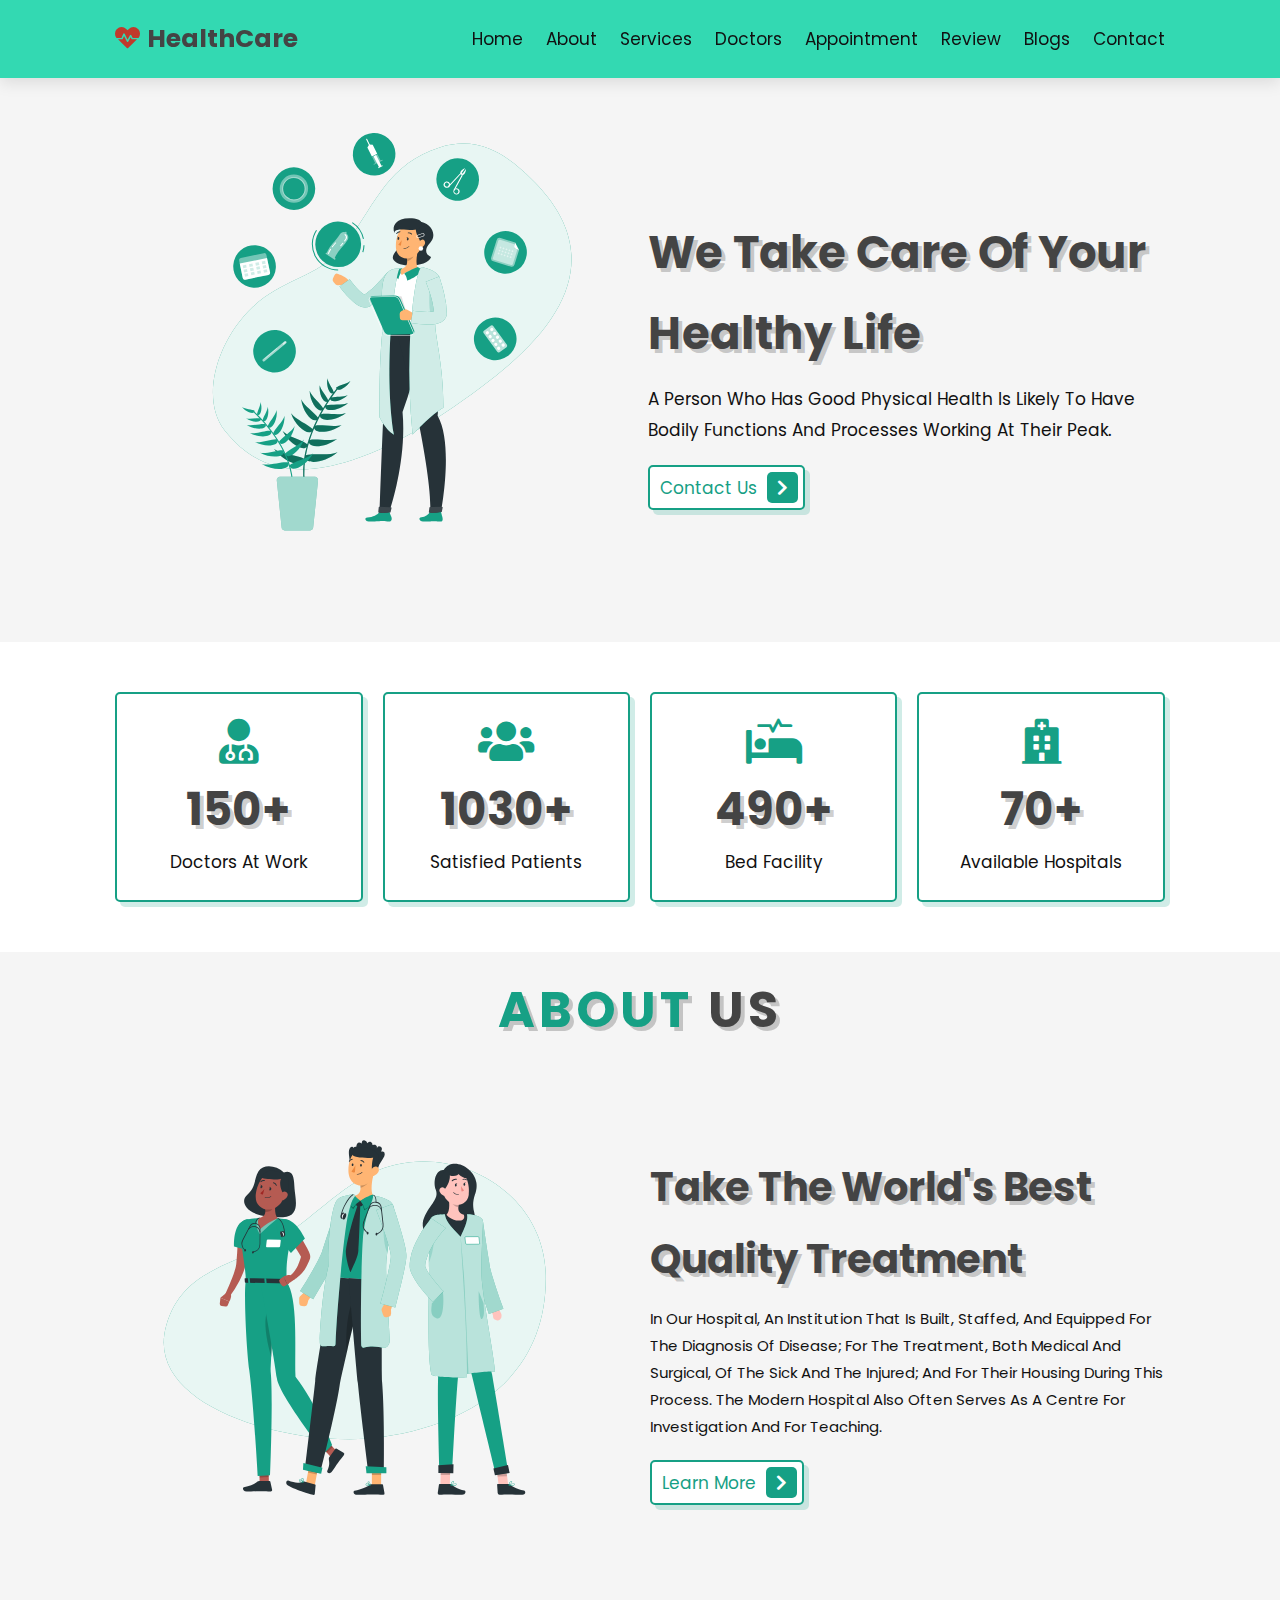
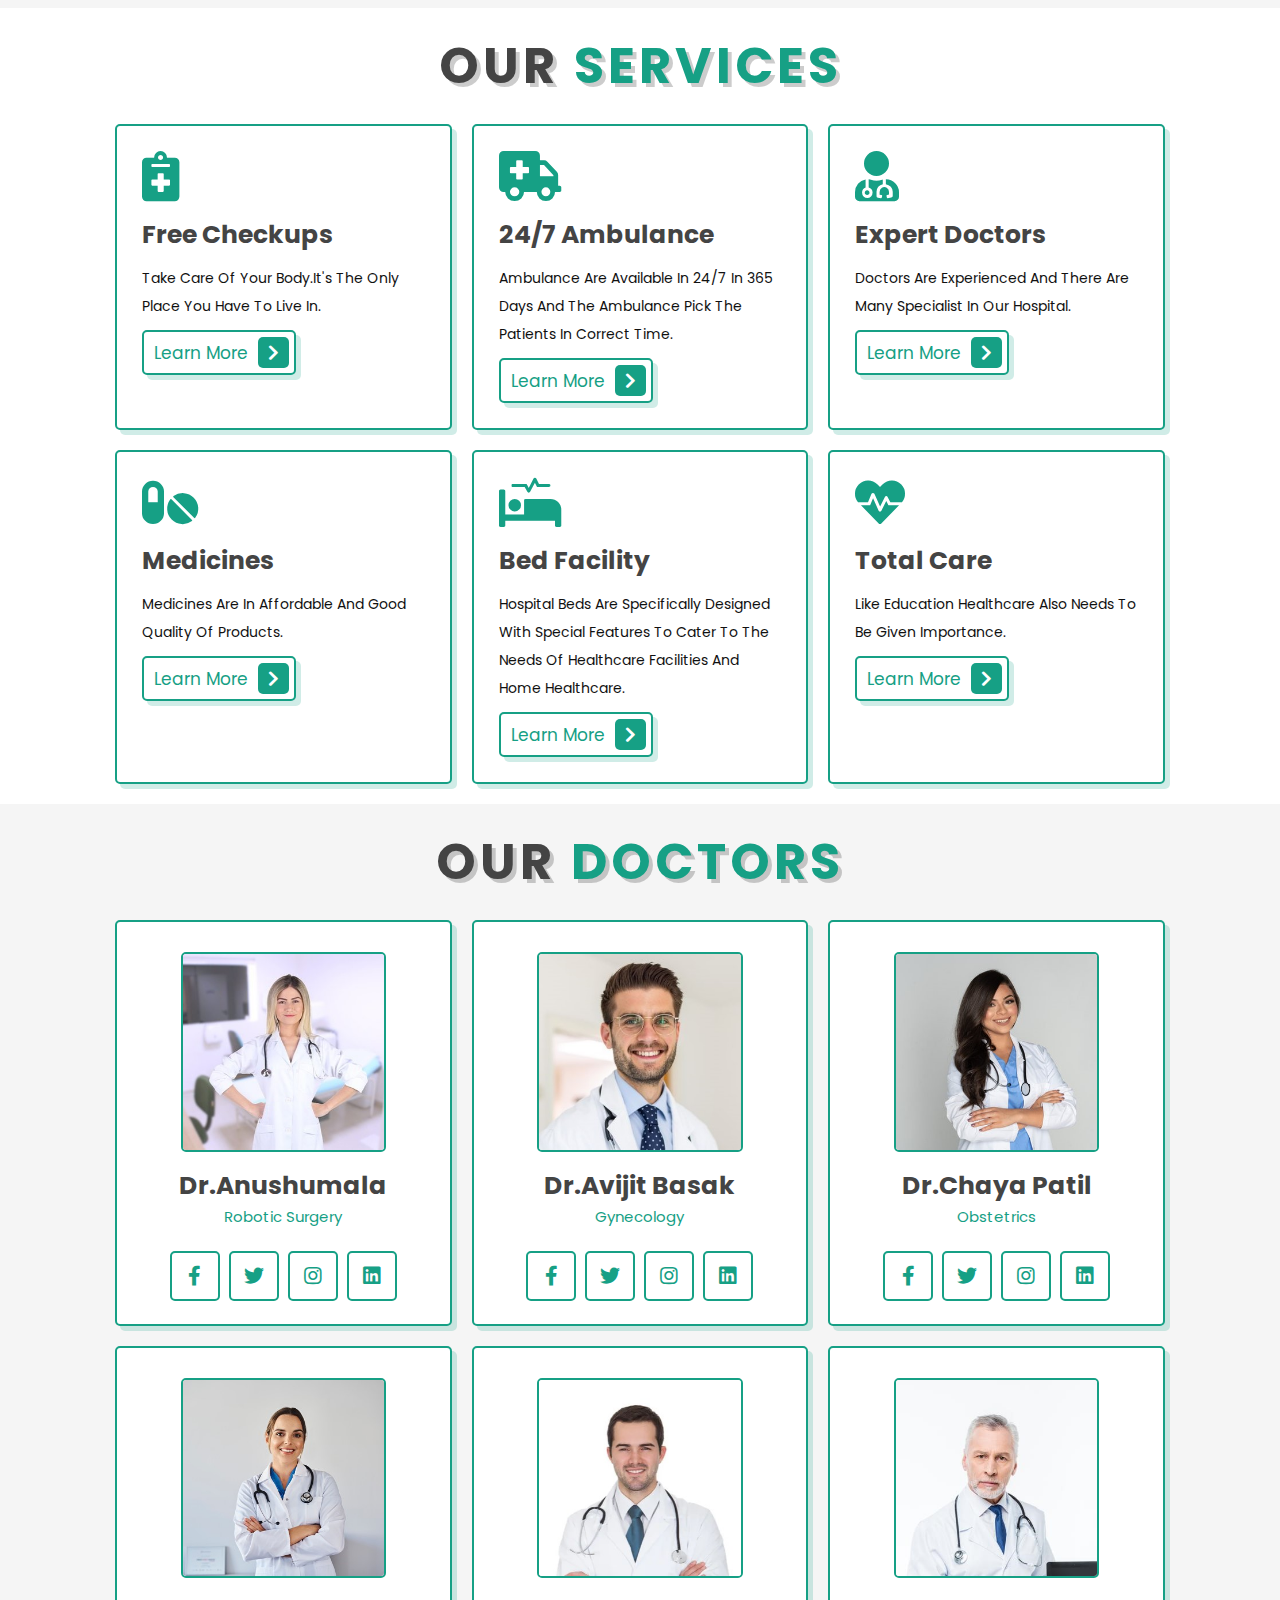
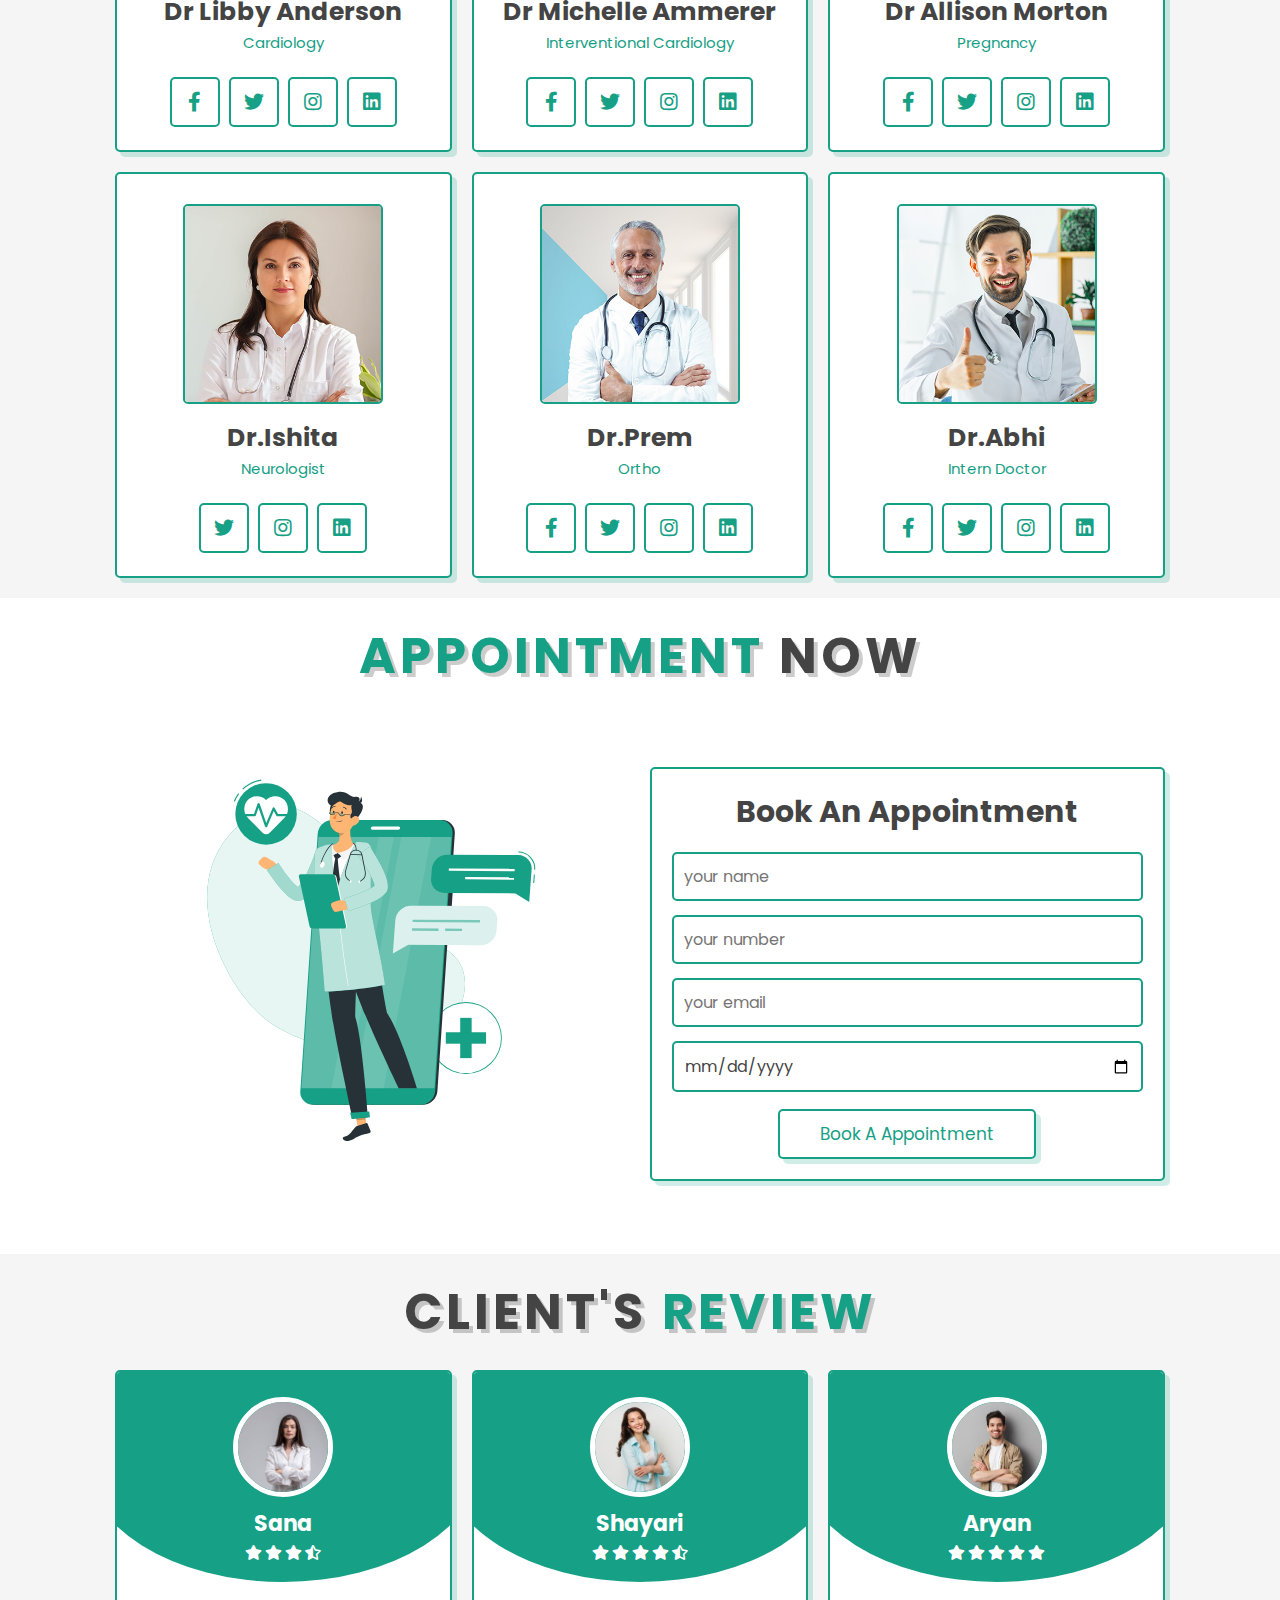
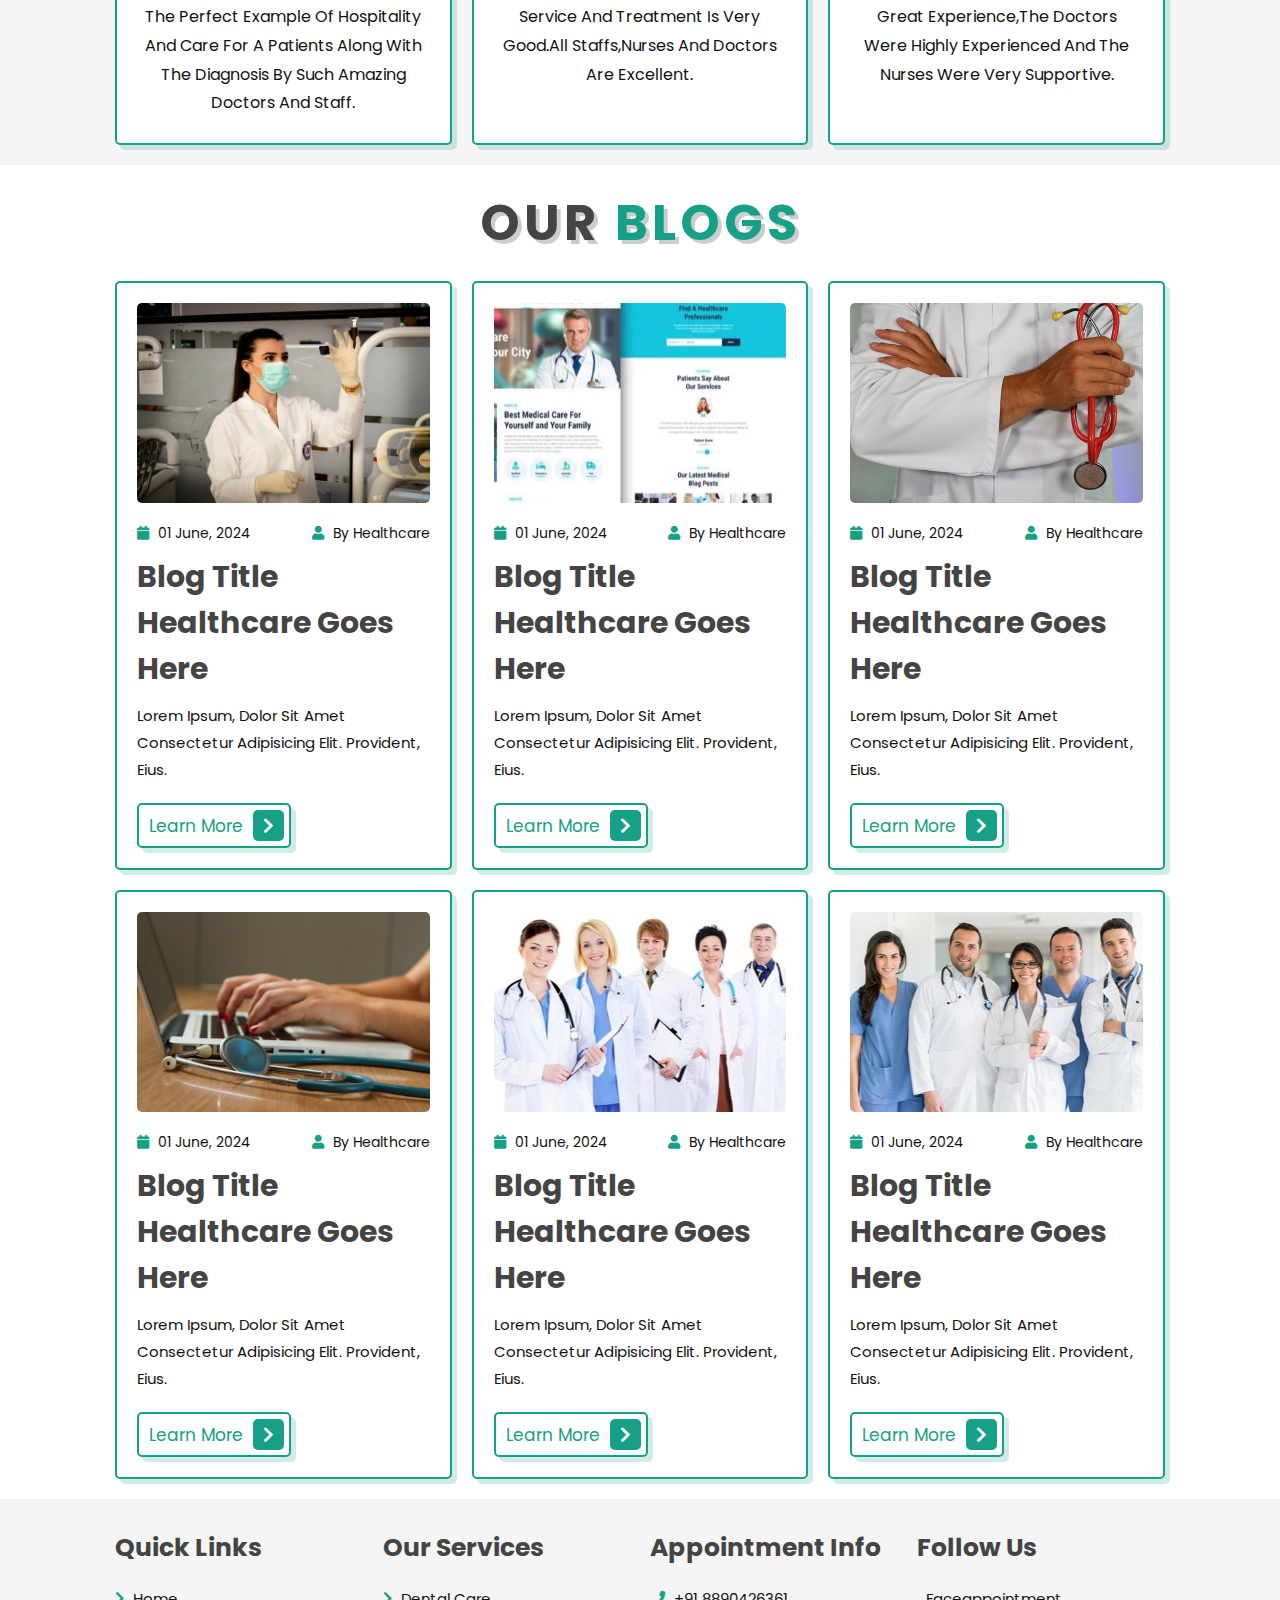
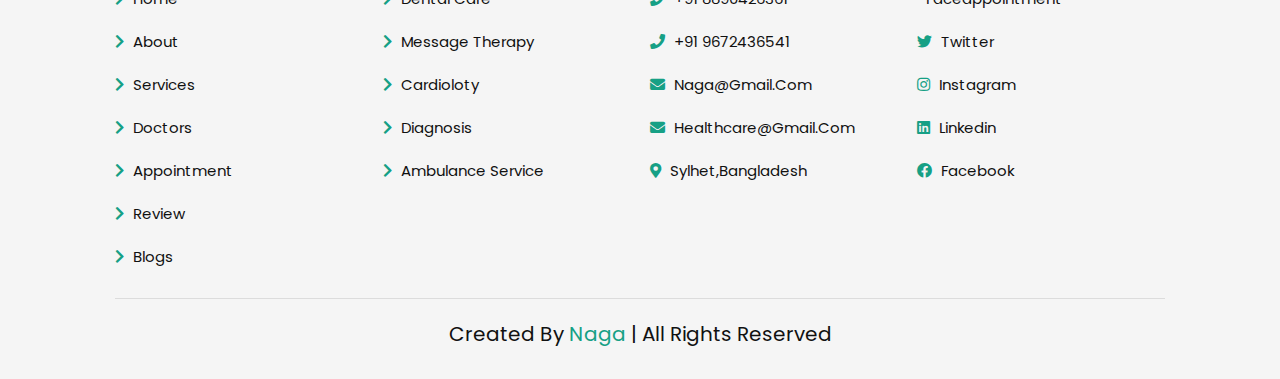
<file: index.html>
<!DOCTYPE html>
<html lang="en">
<head>
    <meta charset="UTF-8">
    <meta http-equiv="X-UA-Compatible" content="IE=edge">
    <meta name="viewport" content="width=device-width, initial-scale=1.0">
    <title>Hospital Management</title>

    <!-- font awesome cdn link  -->
    <link rel="stylesheet" href="https://cdnjs.cloudflare.com/ajax/libs/font-awesome/5.15.4/css/all.min.css">

    <!-- custom css file link  -->
    <link rel="stylesheet" href="style.css">

</head>
<body>
    
<!-- header section starts  -->

<header class="header">

    <a href="#" class="logo"> <i class="fas fa-heartbeat"></i> <strong>HealthCare</strong></a>

    <nav class="navbar">
        <a href="#home">home</a>
        <a href="#about">about</a>
        <a href="#services">services</a>
        <a href="#doctors">doctors</a>
        <a href="#appointment">appointment</a>
        <a href="#review">review</a>
        <a href="#blogs">blogs</a>
        <a href="#footer">Contact</a>
    </nav>

    <div id="menu-btn" class="fas fa-bars"></div>

</header>

<!-- header section ends -->

<!-- home section starts  -->

<section class="home" id="home">

    <div class="image">
        <img src="home-img.svg" alt="">
    </div>

    <div class="content">
        <h3>we take care of your healthy life</h3>
        <p> A person who has good physical health is likely to have bodily functions and processes working at their peak.</p>
        <a href="#appointment" class="btn"> Contact us <span class="fas fa-chevron-right"></span> </a>
    </div>

</section>

<!-- home section ends -->

<!-- icons section starts  -->

<section class="icons-container">

    <div class="icons">
        <i class="fas fa-user-md"></i>
        <h3>150+</h3>
        <p>doctors at work</p>
    </div>

    <div class="icons">
        <i class="fas fa-users"></i>
        <h3>1030+</h3>
        <p>satisfied patients</p>
    </div>

    <div class="icons">
        <i class="fas fa-procedures"></i>
        <h3>490+</h3>
        <p>bed facility</p>
    </div>

    <div class="icons">
        <i class="fas fa-hospital"></i>
        <h3>70+</h3>
        <p>available hospitals</p>
    </div>

</section>

<!-- icons section ends -->

<!-- about section starts  -->

<section class="about" id="about">

    <h1 class="heading"> <span>about</span> us </h1>

    <div class="row">

        <div class="image">
            <img src="about-img.svg" alt="">
        </div>

        <div class="content">
            <h3>Take the world's best quality treatment</h3>
            <p>In our hospital, an institution that is built, staffed, and equipped for the diagnosis of disease; for the treatment, both medical and surgical, of the sick and the injured; and for their housing during this process. The modern hospital also often serves as a centre for investigation and for teaching.</p>
            <a href="#" class="btn"> learn more <span class="fas fa-chevron-right"></span> </a>
        </div>

    </div>

</section>

<!-- about section ends -->

<!-- services section starts  -->

<section class="services" id="services">

    <h1 class="heading"> our <span>services</span> </h1>

    <div class="box-container">

        <div class="box">
            <i class="fas fa-notes-medical"></i>
            <h3>Free checkups</h3>
            <p>Take care of your body.it's the only place you have to live in.</p>
            <a href="#" class="btn"> learn more <span class="fas fa-chevron-right"></span> </a>
        </div>

        <div class="box">
            <i class="fas fa-ambulance"></i>
            <h3>24/7 ambulance</h3>
            <p>Ambulance are available in 24/7 in 365 days and the ambulance pick the patients in correct time.</p>
            <a href="#" class="btn"> learn more <span class="fas fa-chevron-right"></span> </a>
        </div>

        <div class="box">
            <i class="fas fa-user-md"></i>
            <h3>Expert doctors</h3>
            <p>Doctors are experienced and there are many specialist in our hospital.</p>
            <a href="#" class="btn"> learn more <span class="fas fa-chevron-right"></span> </a>
        </div>

        <div class="box">
            <i class="fas fa-pills"></i>
            <h3>Medicines</h3>
            <p>Medicines are in affordable and good quality of products.</p>
            <a href="#" class="btn"> learn more <span class="fas fa-chevron-right"></span> </a>
        </div>

        <div class="box">
            <i class="fas fa-procedures"></i>
            <h3>Bed facility</h3>
            <p>Hospital beds are specifically designed with special features to cater to the needs of healthcare facilities and home healthcare.</p>
            <a href="#" class="btn"> learn more <span class="fas fa-chevron-right"></span> </a>
        </div>

        <div class="box">
            <i class="fas fa-heartbeat"></i>
            <h3>Total care</h3>
            <p>Like education healthcare also needs to be given importance.</p>
            <a href="#" class="btn"> learn more <span class="fas fa-chevron-right"></span> </a>
        </div>

    </div>

</section>

<!-- services section ends -->



<!-- doctors section starts  -->

<section class="doctors" id="doctors">

    <h1 class="heading"> our <span>doctors</span> </h1>

    <div class="box-container">

        <div class="box">
            <img src="doc-1.jpg" alt="">
            <h3>Dr.Anushumala</h3>
            <span>Robotic Surgery</span>
            <div class="share">
                <a href="https://facebook.com" class="fab fa-facebook-f"></a>
                <a href="https://twitter.com" class="fab fa-twitter"></a>
                <a href="https://instagram.com" class="fab fa-instagram"></a>
                <a href="https://linkedin.com" class="fab fa-linkedin"></a>
                
            </div>
        </div>

        <div class="box">
            <img src="doc-2.jpg" alt="">
            <h3>Dr.Avijit Basak</h3>
            <span>Gynecology</span>
            <div class="share">
                <a href="https://facebook.com" class="fab fa-facebook-f"></a>
                <a href="https://twitter.com" class="fab fa-twitter"></a>
                <a href="https://instagram.com" class="fab fa-instagram"></a>
                <a href="https://linkedin.com" class="fab fa-linkedin"></a>
            </div>
        </div>

        <div class="box">
            <img src="doc-3.jpg" alt="">
            <h3>Dr.Chaya patil</h3>
            <span>Obstetrics</span>
            <div class="share">
                <a href="https://facebook.com" class="fab fa-facebook-f"></a>
                <a href="https://twitter.com" class="fab fa-twitter"></a>
                <a href="https://instagram.com" class="fab fa-instagram"></a>
                <a href="https://linkedin.com" class="fab fa-linkedin"></a>
            </div>
        </div>

        <div class="box">
            <img src="doc-4.jpg" alt="">
            <h3>Dr Libby Anderson</h3>
            <span>Cardiology</span>
            <div class="share">
                <a href="https://facebook.com" class="fab fa-facebook-f"></a>
                <a href="https://twitter.com" class="fab fa-twitter"></a>
                <a href="https://instagram.com" class="fab fa-instagram"></a>
                <a href="https://linkedin.com" class="fab fa-linkedin"></a>
            </div>
        </div>

        <div class="box">
            <img src="doc-5.jpg" alt="">
            <h3>Dr Michelle Ammerer</h3>
            <span>Interventional Cardiology</span>
            <div class="share">
                <a href="https://facebook.com" class="fab fa-facebook-f"></a>
                <a href="https://twitter.com" class="fab fa-twitter"></a>
                <a href="https://instagram.com" class="fab fa-instagram"></a>
                <a href="https://linkedin.com" class="fab fa-linkedin"></a>
            </div>
        </div>

        <div class="box">
            <img src="doc-6.jpg" alt="">
            <h3>Dr Allison Morton</h3>
            <span>Pregnancy</span>
            <div class="share">
                <a href="https://facebook.com" class="fab fa-facebook-f"></a>
                <a href="https://twitter.com" class="fab fa-twitter"></a>
                <a href="https://instagram.com" class="fab fa-instagram"></a>
                <a href="https://linkedin.com" class="fab fa-linkedin"></a>
            
            </div>
        </div>
        <div class="box">
            <img src="doc-7.jpg" alt="">
            <h3>Dr.Ishita</h3>
            <span>Neurologist</span>
            <div class="share">
                
                <a href="https://twitter.com" class="fab fa-twitter"></a>
                <a href="https://instagram.com" class="fab fa-instagram"></a>
                <a href="https://linkedin.com" class="fab fa-linkedin"></a>
            </div>
        </div>
        <div class="box">
            <img src="doc-8.jpg" alt="">
            <h3>Dr.Prem</h3>
            <span>Ortho</span>
            <div class="share">
                <a href="https://facebook.com" class="fab fa-facebook-f"></a>
                <a href="https://twitter.com" class="fab fa-twitter"></a>
                <a href="https://instagram.com" class="fab fa-instagram"></a>
                <a href="https://linkedin.com" class="fab fa-linkedin"></a>
            </div>
        </div>
        <div class="box">
            <img src="doc-9.jpg" alt="">
            <h3>Dr.Abhi</h3>
            <span>Intern doctor</span>
            <div class="share">
                <a href="https://facebook.com" class="fab fa-facebook-f"></a>
                <a href="https://twitter.com" class="fab fa-twitter"></a>
                <a href="https://instagram.com" class="fab fa-instagram"></a>
                <a href="https://linkedin.com" class="fab fa-linkedin"></a>
            </div>
        </div>

    </div>

</section>

<!-- doctors section ends -->

<!-- appointmenting section starts   -->

<section class="appointment" id="appointment">

    <h1 class="heading"> <span>appointment</span> now </h1>    

    <div class="row">

        <div class="image">
            <img src="appointment-img.svg" alt="">
        </div>

        <form>
            <h3>Book an appointment</h3>
            <input type="text"name="name" placeholder="your name" class="box">
            <input type="number"name="number" placeholder="your number" class="box">
            <input type="email"name="email" placeholder="your email" class="box">
            <input type="date"name="date" class="box">
            <a href="index1.html" class="btn">Book a appointment</a>
        </form>

    </div>

</section>

<!-- appointmenting section ends -->

<!-- review section starts  -->

<section class="review" id="review">
    
    <h1 class="heading"> Client's <span>review</span> </h1>

    <div class="box-container">

        <div class="box">
            <img src="pic2.jpg" alt="">
            <h3>Sana</h3>
            <div class="stars">
                <i class="fas fa-star"></i>
                <i class="fas fa-star"></i>
                <i class="fas fa-star"></i>
                <i class="fas fa-star-half-alt"></i>
            </div>
            <p class="text">The perfect example of hospitality and care for a patients along with the diagnosis by such
                amazing doctors and staff.
            </p>
        </div>

        <div class="box">
            <img src="pic.avif" alt="">
            <h3>Shayari</h3>
            <div class="stars">
                <i class="fas fa-star"></i>
                <i class="fas fa-star"></i>
                <i class="fas fa-star"></i>
                <i class="fas fa-star"></i>
                <i class="fas fa-star-half-alt"></i>
            </div>
            <p class="text">Service and treatment is very good.All staffs,nurses and doctors are excellent.</p>
        </div>

        <div class="box">
            <img src="pic3.jpg" alt="">
            <h3>Aryan</h3>
            <div class="stars">
                <i class="fas fa-star"></i>
                <i class="fas fa-star"></i>
                <i class="fas fa-star"></i>
                <i class="fas fa-star"></i>
                <i class="fas fa-star"></i>
            </div>
            <p class="text">Great experience,the doctors were highly experienced and the nurses were very supportive.</p>
        </div>

    </div>

</section>

<!-- review section ends -->

<!-- blogs section starts  -->

<section class="blogs" id="blogs">

    <h1 class="heading"> our <span>blogs</span> </h1>

    <div class="box-container">

        <div class="box">
            <div class="image">
                <img src="blog-1.jpg" alt="">
            </div>
            <div class="content">
                <div class="icon">
                    <a href="#"> <i class="fas fa-calendar"></i> 01 june, 2024 </a>
                    <a href="#"> <i class="fas fa-user"></i> by healthcare </a>
                </div>
                <h3>blog title healthcare goes here</h3>
                <p>Lorem ipsum, dolor sit amet consectetur adipisicing elit. Provident, eius.</p>
                <a href="#" class="btn"> learn more <span class="fas fa-chevron-right"></span> </a>
            </div>
        </div>

        <div class="box">
            <div class="image">
                <img src="blog-2.jpg" alt="">
            </div>
            <div class="content">
                <div class="icon">
                    <a href="#"> <i class="fas fa-calendar"></i> 01 june, 2024 </a>
                    <a href="#"> <i class="fas fa-user"></i> by healthcare </a>
                </div>
                <h3>blog title healthcare goes here</h3>
                <p>Lorem ipsum, dolor sit amet consectetur adipisicing elit. Provident, eius.</p>
                <a href="#" class="btn"> learn more <span class="fas fa-chevron-right"></span> </a>
            </div>
        </div>

        <div class="box">
            <div class="image">
                <img src="blog-3.jpg" alt="">
            </div>
            <div class="content">
                <div class="icon">
                    <a href="#"> <i class="fas fa-calendar"></i> 01 june, 2024 </a>
                    <a href="#"> <i class="fas fa-user"></i> by healthcare </a>
                </div>
                <h3>blog title healthcare goes here</h3>
                <p>Lorem ipsum, dolor sit amet consectetur adipisicing elit. Provident, eius.</p>
                <a href="#" class="btn"> learn more <span class="fas fa-chevron-right"></span> </a>
            </div>
        </div>
        <div class="box">
            <div class="image">
                <img src="blog-4.jpg" alt="">
            </div>
            <div class="content">
                <div class="icon">
                    <a href="#"> <i class="fas fa-calendar"></i> 01 june, 2024 </a>
                    <a href="#"> <i class="fas fa-user"></i> by healthcare </a>
                </div>
                <h3>blog title healthcare goes here</h3>
                <p>Lorem ipsum, dolor sit amet consectetur adipisicing elit. Provident, eius.</p>
                <a href="#" class="btn"> learn more <span class="fas fa-chevron-right"></span> </a>
            </div>
        </div>
        <div class="box">
            <div class="image">
                <img src="blog-5.jpg" alt="">
            </div>
            <div class="content">
                <div class="icon">
                    <a href="#"> <i class="fas fa-calendar"></i> 01 june, 2024 </a>
                    <a href="#"> <i class="fas fa-user"></i> by healthcare </a>
                </div>
                <h3>blog title healthcare goes here</h3>
                <p>Lorem ipsum, dolor sit amet consectetur adipisicing elit. Provident, eius.</p>
                <a href="#" class="btn"> learn more <span class="fas fa-chevron-right"></span> </a>
            </div>
        </div>
        <div class="box">
            <div class="image">
                <img src="blog-6.jpg" alt="">
            </div>
            <div class="content">
                <div class="icon">
                    <a href="#"> <i class="fas fa-calendar"></i> 01 june, 2024 </a>
                    <a href="#"> <i class="fas fa-user"></i> by healthcare </a>
                </div>
                <h3>blog title healthcare goes here</h3>
                <p>Lorem ipsum, dolor sit amet consectetur adipisicing elit. Provident, eius.</p>
                <a href="#" class="btn"> learn more <span class="fas fa-chevron-right"></span> </a>
            </div>
        </div>

    </div>

</section>

<!-- blogs section ends -->

<!-- footer section starts  -->

<section class="footer" id="footer">

    <div class="box-container">

        <div class="box">
            <h3>quick links</h3>
            <a href="#home"> <i class="fas fa-chevron-right"></i> home </a>
            <a href="#about"> <i class="fas fa-chevron-right"></i> about </a>
            <a href="#services"> <i class="fas fa-chevron-right"></i> services </a>
            <a href="#doctors"> <i class="fas fa-chevron-right"></i> doctors </a>
            <a href="#appointment"> <i class="fas fa-chevron-right"></i> appointment </a>
            <a href="#review"> <i class="fas fa-chevron-right"></i> review </a>
            <a href="#blogs"> <i class="fas fa-chevron-right"></i> blogs </a>
        </div>

        <div class="box">
            <h3>our services</h3>
            <a href="#"> <i class="fas fa-chevron-right"></i> dental care </a>
            <a href="#"> <i class="fas fa-chevron-right"></i> message therapy </a>
            <a href="#"> <i class="fas fa-chevron-right"></i> cardioloty </a>
            <a href="#"> <i class="fas fa-chevron-right"></i> diagnosis </a>
            <a href="#"> <i class="fas fa-chevron-right"></i> ambulance service </a>
        </div>

        <div class="box">
            <h3>appointment info</h3>
            <a href="#"> <i class="fas fa-phone"></i> +91 8890426361 </a>
            <a href="#"> <i class="fas fa-phone"></i> +91 9672436541 </a>
            <a href="#"> <i class="fas fa-envelope"></i> naga@gmail.com </a>
            <a href="#"> <i class="fas fa-envelope"></i> healthcare@gmail.com </a>
            <a href="#"> <i class="fas fa-map-marker-alt"></i> sylhet,bangladesh </a>
        </div>

        <div class="box">
            <h3>follow us</h3>
            <a href="#"> <i class="fab fa-faceappointment-f"></i> faceappointment </a>
            <a href="https://twitter.com"> <i class="fab fa-twitter"></i> twitter </a>
            <a href="https://instagram.com"> <i class="fab fa-instagram"></i> instagram </a>
            <a href="https://linkedin.com"> <i class="fab fa-linkedin"></i> linkedin </a>
            <a href="https://facebook.com"> <i class="fab fa-facebook"></i> facebook </a>
        </div>

    </div>

    <div class="credit"> created by <span>naga</span> | all rights reserved </div>

</section>

<!-- footer section ends -->


<!-- js file link  -->
<script src="index.js"></script>

</body>
</html>
</file>
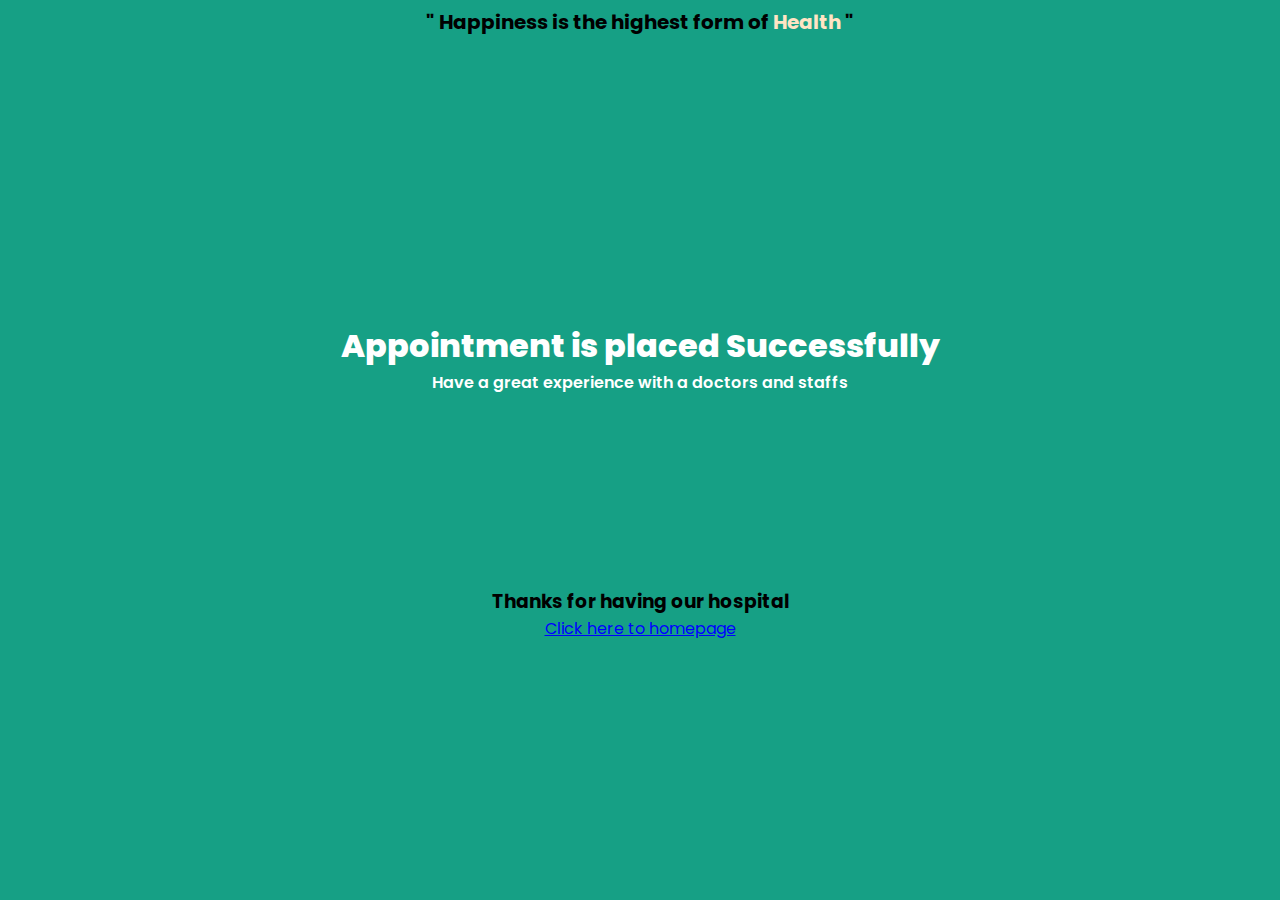
<file: index1.html>
<!DOCTYPE html>
<html lang="en">
<head>
    <meta charset="UTF-8">
    <meta name="viewport" content="width=device-width, initial-scale=1.0">
    <title>Appointment Booked</title>
    <link rel="stylesheet" href="style1.css">
    <link rel="stylesheet" href="https://cdnjs.cloudflare.com/ajax/libs/font-awesome/6.5.2/css/all.min.css" integrity="sha512-SnH5WK+bZxgPHs44uWIX+LLJAJ9/2PkPKZ5QiAj6Ta86w+fsb2TkcmfRyVX3pBnMFcV7oQPJkl9QevSCWr3W6A==" crossorigin="anonymous" referrerpolicy="no-referrer" />
</head>
<body>
    <div class="slogan">
        <h1>" Happiness is the highest form of <span>Health</span> "</h1>
    </div>
    <div class="heading">
        <h1><i class="fa-solid fa-circle-check"></i>  Appointment is placed Successfully</h1>
        <p>Have a great experience with a doctors and staffs</p>
    </div>
    <div class="footer">
        <h3>Thanks for having our hospital</h3>
        <a href="index.html">Click here to homepage</a>
    </div>
</body>
</html>
</file>
<file: style.css>
@import url('https://fonts.googleapis.com/css2?family=Poppins:wght@100;200;300;400;500;600;700&display=swap');

:root{
    --green:#16a085;
    --black:#444;
    --light-color:#111;
    --box-shadow:.5rem .5rem 0 rgba(22, 160, 133, .2);
    --text-shadow:.4rem .4rem 0 rgba(0, 0, 0, .2);
    --border:.2rem solid var(--green);
}

*{
    font-family: 'Poppins', sans-serif;
    margin:0; padding: 0;
    box-sizing: border-box;
    outline: none; border: none;
    text-transform: capitalize;
    transition: all .2s ease-out;
    text-decoration: none;
}

html{
    font-size: 62.5%;
    overflow-x: hidden;
    scroll-padding-top: 7rem;
    scroll-behavior: smooth;
}

section{
    padding:2rem 9%;
}

section:nth-child(even){
    background: #f5f5f5;
}

.heading{
    text-align: center;
    padding-bottom: 2rem;
    text-shadow: var(--text-shadow);
    text-transform: uppercase;
    color:var(--black);
    font-size: 5rem;
    letter-spacing: .4rem;
}

.heading span{
    text-transform: uppercase;
    color:var(--green);
}

.btn{
    display: inline-block;
    margin-top: 1rem;
    padding: .5rem;
    padding-left: 1rem;
    border:var(--border);
    border-radius: .5rem;
    box-shadow: var(--box-shadow);
    color:var(--green);
    cursor: pointer;
    font-size: 1.7rem;
    background: #fff;
}

.btn span{
    padding:.7rem 1rem;
    border-radius: .5rem;
    background: var(--green);
    color:#fff;
    margin-left: .5rem;
}

.btn:hover{
    background: var(--green);
    color:#fff;
}

.btn:hover span{
    color: var(--green);
    background:#fff;
    margin-left: 1rem;
}

.header{
    padding:2rem 9%;
    position: fixed;
    top:0; left: 0; right: 0;
    z-index: 1000;
    box-shadow: 0 .5rem 1.5rem rgba(0, 0, 0, .1);
    display: flex;
    align-items: center;
    justify-content: space-between;
    background: #33d9b2;
}

.header .logo{
    font-size: 2.5rem;
    color: var(--black);
}

.header .logo i{
    color: #c0392b;
}

.header .navbar a{
    font-size: 1.7rem;
    color: var(--light-color);
    margin-left: 2rem;
}

.header .navbar a:hover{
    color:red;
}

#menu-btn{
    font-size: 2.5rem;
    border-radius: .5rem;
    background: var(--green);
    color:#fff;
    padding: 1rem 1.5rem;
    cursor: pointer;
    display: none;
}

.home{
    display: flex;
    align-items: center;
    flex-wrap: wrap;
    gap:1.5rem;
    padding-top: 10rem;
}

.home .image{
    flex:1 1 45rem;
}

.home .image img{
    width: 100%;
}

.home .content{
    flex:1 1 45rem;
}

.home .content h3{
    font-size: 4.5rem;
    color:var(--black);
    line-height: 1.8;
    text-shadow: var(--text-shadow);
}

.home .content p{
    font-size: 1.7rem;
    color:var(--light-color);
    line-height: 1.8;
    padding: 1rem 0;
}

.icons-container{
    display: grid;
    gap:2rem;
    grid-template-columns: repeat(auto-fit, minmax(20rem, 1fr));
    padding-top: 5rem;
    padding-bottom: 5rem;
}
.icons-container .icons:hover
{
    background-color: var(--green);
}

.icons-container .icons{
    border:var(--border);
    box-shadow: var(--box-shadow);
    border-radius: .5rem;
    text-align: center;
    padding: 2.5rem;
}

.icons-container .icons i{
    font-size: 4.5rem;
    color:var(--green);
    padding-bottom: .7rem;
}
.icons-container .icons i:hover
{
    color: white;
}

.icons-container .icons h3{
    font-size: 4.5rem;
    color:var(--black);
    padding: .5rem 0;
    text-shadow: var(--text-shadow);
}

.icons-container .icons p{
    font-size: 1.7rem;
    color:var(--light-color);
}

.about .row{
    display: flex;
    align-items: center;
    flex-wrap: wrap;
    gap:2rem;
}

.about .row .image{
    flex:1 1 45rem;
}

.about .row .image img{
    width: 100%;
}

.about .row .content{
    flex:1 1 45rem;
}

.about .row .content h3{
    color: var(--black);
    text-shadow: var(--text-shadow);
    font-size: 4rem;
    line-height: 1.8;
}

.about .row .content p{
    color: var(--light-color);
    padding:1rem 0;
    font-size: 1.5rem;
    line-height: 1.8;
}


.services .box-container{
    display: grid;
    grid-template-columns: repeat(auto-fit, minmax(27rem, 1fr));
    gap:2rem;
}

.services .box-container .box{
    background:#fff;
    border-radius: .5rem;
    box-shadow: var(--box-shadow);
    border:var(--border);
    padding: 2.5rem;
}

.services .box-container .box i{
    color: var(--green);
    font-size: 5rem;
    padding-bottom: .5rem;
}

.services .box-container .box h3{
    color: var(--black);
    font-size: 2.5rem;
    padding:1rem 0;
}

.services .box-container .box p{
    color: var(--light-color);
    font-size: 1.4rem;
    line-height: 2;
}


.doctors .box-container{
    display: grid;
    grid-template-columns: repeat(auto-fit, minmax(30rem, 1fr));
    gap:2rem;
}

.doctors .box-container .box{
    text-align: center;
    background:#fff;
    border-radius: .5rem;
    border:var(--border);
    box-shadow: var(--box-shadow);
    padding:2rem;
}

.doctors .box-container .box img{
    height: 20rem;
    border:var(--border);
    border-radius: .5rem;
    margin-top: 1rem;
    margin-bottom: 1rem;
}

.doctors .box-container .box h3{
    color:var(--black);
    font-size: 2.5rem;
}

.doctors .box-container .box span{
    color:var(--green);
    font-size: 1.5rem;
}

.doctors .box-container .box .share{
    padding-top: 2rem;
}

.doctors .box-container .box .share a{
    height: 5rem;
    width: 5rem;
    line-height: 4.5rem;
    font-size: 2rem;
    color:var(--green);
    border-radius: .5rem;
    border:var(--border);
    margin:.3rem;
}

.doctors .box-container .box .share a:hover{
    background:var(--green);
    color:#fff;
    box-shadow: var(--box-shadow);
}

.appointment .row{
    display: flex;
    align-items: center;
    flex-wrap: wrap;
    gap:2rem;
}
 
.appointment .row .image{
    flex:1 1 45rem;
}

.appointment .row .image img{
    width: 100%;
}

.appointment .row form{
    flex:1 1 45rem;
    background: #fff;
    border:var(--border);
    box-shadow: var(--box-shadow);
    text-align: center;
    padding: 2rem;
    border-radius: .5rem;
}
.appointment .row form .message{
    margin-bottom: 2rem;
    border-radius: .5rem;
    padding: 1.5rem 1rem;
    font-size: 1.7rem;
    text-align: center;

}
.appointment .row form h3{
    color:var(--black);
    padding-bottom: 1rem;
    font-size: 3rem;
}

.appointment .row form .box{
    width: 100%;
    margin:.7rem 0;
    border-radius: .5rem;
    border:var(--border);
    font-size: 1.6rem;
    color: var(--black);
    text-transform: none;
    padding: 1rem;
}

.appointment .row form .btn{
    padding:1rem 4rem;
}

.review .box-container{
    display: grid;
    grid-template-columns: repeat(auto-fit, minmax(27rem, 1fr));
    gap:2rem;
}

.review .box-container .box{
    border:var(--border);
    box-shadow: var(--box-shadow);
    border-radius: .5rem;
    padding:2.5rem;
    background: #fff;
    text-align: center;
    position: relative;
    overflow: hidden;
    z-index: 0;
}

.review .box-container .box img{
    height: 10rem;
    width: 10rem;
    border-radius: 50%;
    object-fit: cover;
    border:.5rem solid #fff;
}

.review .box-container .box h3{
    color:#fff;
    font-size: 2.2rem;
    padding:.5rem 0;
}

.review .box-container .box .stars i{
    color:#fff;
    font-size: 1.5rem;
}

.review .box-container .box .text{
    color:var(--light-color);
    line-height: 1.8;
    font-size: 1.6rem;
    padding-top: 4rem;
}

.review .box-container .box::before{
    content: '';
    position: absolute;
    top:-4rem; left: 50%;
    transform:translateX(-50%);
    background:var(--green);
    border-bottom-left-radius: 50%;
    border-bottom-right-radius: 50%;
    height: 25rem;
    width: 120%;
    z-index: -1;
}

.blogs .box-container{
    display: grid;
    grid-template-columns: repeat(auto-fit, minmax(30rem, 1fr));
    gap:2rem;
}

.blogs .box-container .box{
    border:var(--border);
    box-shadow: var(--box-shadow);
    border-radius: .5rem;
    padding: 2rem;
}

.blogs .box-container .box .image{
    height: 20rem;
    overflow:hidden;
    border-radius: .5rem;
}

.blogs .box-container .box .image img{
    height: 100%;
    width: 100%;
    object-fit: cover;
}

.blogs .box-container .box:hover .image img{
    transform:scale(1.2);
}

.blogs .box-container .box .content{
    padding-top: 1rem;
}

.blogs .box-container .box .content .icon{
    padding: 1rem 0;
    display: flex;
    align-items: center;
    justify-content: space-between;
}

.blogs .box-container .box .content .icon a{
    font-size: 1.4rem;
    color: var(--light-color);
}

.blogs .box-container .box .content .icon a:hover{
    color:var(--green);
}

.blogs .box-container .box .content .icon a i{
    padding-right: .5rem;
    color: var(--green);
}

.blogs .box-container .box .content h3{
    color:var(--black);
    font-size: 3rem;
}

.blogs .box-container .box .content p{
    color:var(--light-color);
    font-size: 1.5rem;
    line-height: 1.8;
    padding:1rem 0;
}

.footer .box-container{
    display: grid;
    grid-template-columns: repeat(auto-fit, minmax(22rem, 1fr));
    gap:2rem;
}

.footer .box-container .box h3{
    font-size: 2.5rem;
    color:var(--black);
    padding: 1rem 0;
}

.footer .box-container .box a{
    display: block;
    font-size: 1.5rem;
    color:var(--light-color);
    padding: 1rem 0;
}

.footer .box-container .box a i{
    padding-right: .5rem;
    color:var(--green);
}

.footer .box-container .box a:hover i{
    padding-right:2rem;
}

.footer .credit{
    padding: 1rem;
    padding-top: 2rem;
    margin-top: 2rem;
    text-align: center;
    font-size: 2rem;
    color:var(--light-color);
    border-top: .1rem solid rgba(0, 0, 0, .1);
}

.footer .credit span{
    color:var(--green);
}









/* media queries  */
@media (max-width:991px){

    html{
        font-size: 55%;
    }

    .header{
        padding: 2rem;
    }

    section{
        padding:2rem;
    }

}

@media (max-width:768px){

    #menu-btn{
        display: initial;
    }

    .header .navbar{
        position: absolute;
        top:115%; right: 2rem;
        border-radius: .5rem;
        box-shadow: var(--box-shadow);
        width: 30rem;
        border: var(--border);
        background: #fff;
        transform: scale(0);
        opacity: 0;
        transform-origin: top right;
        transition: none;
    }

    .header .navbar.active{
        transform: scale(1);
        opacity: 1;
        transition: .2s ease-out;
    }

    .header .navbar a{
        font-size: 2rem;
        display: block;
        margin:2.5rem;
    }

}

@media (max-width:450px){

    html{
        font-size: 50%;
    }

}
</file>
<file: style1.css>
@import url('https://fonts.googleapis.com/css2?family=Poppins:wght@100;200;300;400;500;600;700&display=swap');

*
{
    margin: 0;
    padding: 0;
    font-family: 'Poppins', sans-serif;
}
body
{
    background-color: #16a085;
}
.heading
{
    display: flex;
    flex-direction: column;
    justify-content: center;
    align-items: center;
    height: 50vh;
    width: 100%;
    color: white;
    margin-top: 10px;
}
.heading h1{
    color: white;
    font-weight: 800;
    letter-spacing: 1.5;
}
.heading p{
    padding-bottom: 8px;
    color: white;
    font-weight: 600;
    letter-spacing: 1.5;
}
.slogan h1
{
    text-align: center;
    margin-bottom: 100px;
    font-size: 20px;
    margin-top: 7px;
}
span
{
    color: bisque;
}
.footer{
    display: flex;
    flex-direction: column;
    align-items: center;
    justify-content: center;
    margin-bottom: 5px;
}
.footer a{
    color: blue;
}
.footer a:hover{
    color: aliceblue;
}
@media (max-width:991px){

    html{
        font-size: 50%;
    }

    .heading{
        padding: 2rem;
    }

}
@media (max-width:450px){

    html{
        font-size: 40%;
    }

}
</file>
